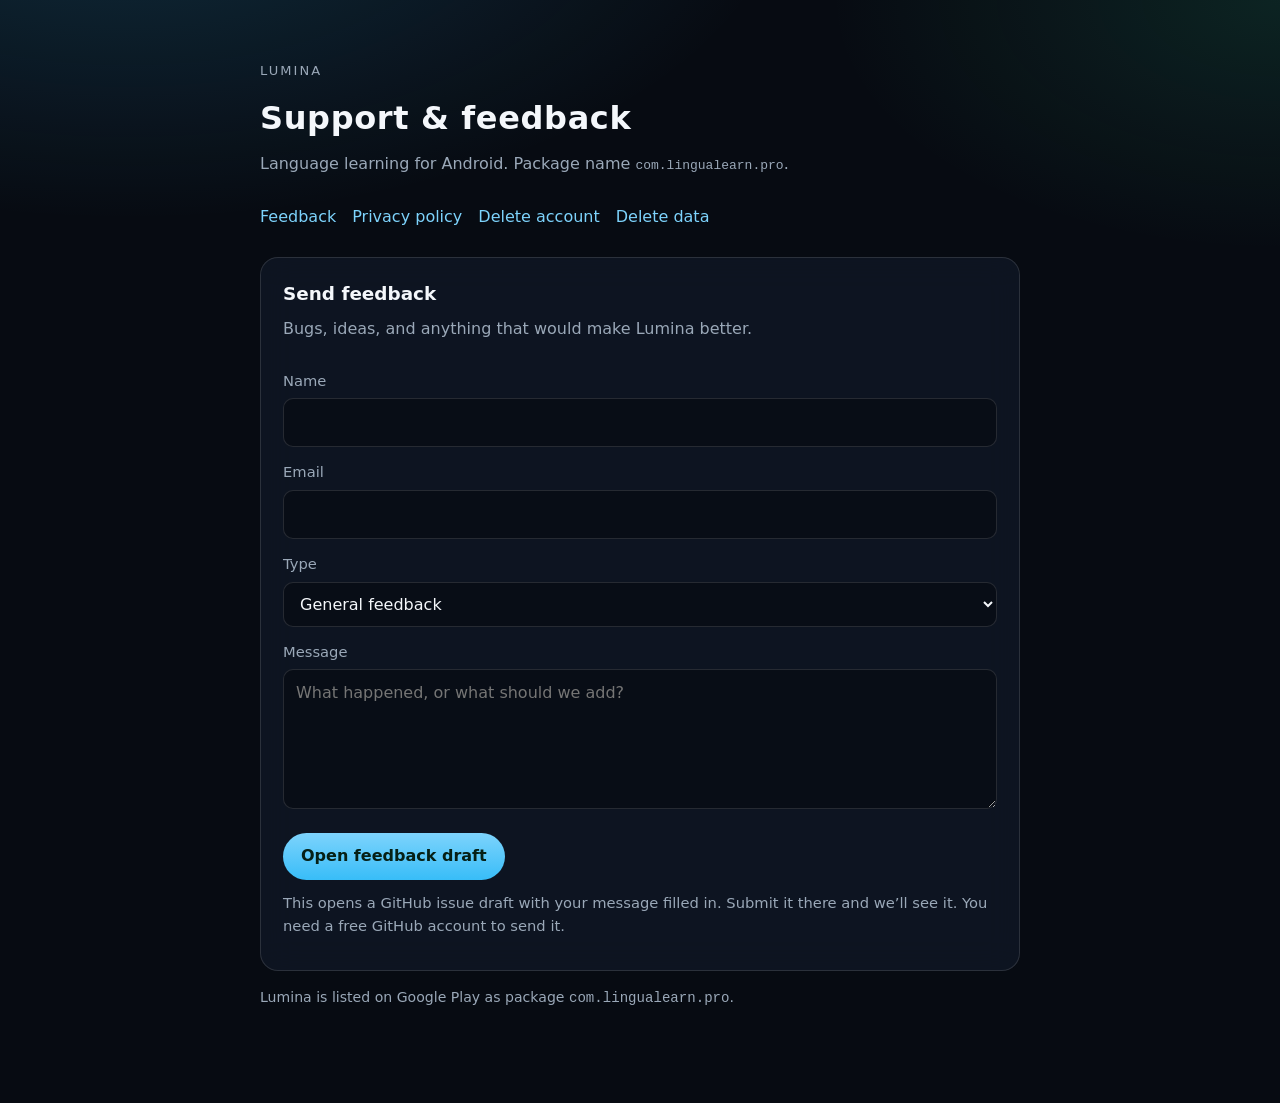
<file: docs/index.html>
<!DOCTYPE html>
<html lang="en">
<head>
  <meta charset="utf-8" />
  <meta name="viewport" content="width=device-width, initial-scale=1" />
  <title>Lumina · Support &amp; feedback</title>
  <link rel="stylesheet" href="styles.css" />
</head>
<body>
  <main class="wrap">
    <p class="eyebrow">Lumina</p>
    <div class="brand">
      <h1>Support &amp; feedback</h1>
    </div>
    <p class="lede">
      Language learning for Android. Package name <code>com.lingualearn.pro</code>.
    </p>
    <nav>
      <a href="index.html">Feedback</a>
      <a href="privacy.html">Privacy policy</a>
      <a href="delete.html">Delete account</a>
      <a href="delete-data.html">Delete data</a>
    </nav>

    <section class="card">
      <h2>Send feedback</h2>
      <p class="lede">Bugs, ideas, and anything that would make Lumina better.</p>
      <form id="feedback-form">
        <label for="name">Name</label>
        <input id="name" name="name" autocomplete="name" />

        <label for="email">Email</label>
        <input id="email" name="email" type="email" autocomplete="email" required />

        <label for="kind">Type</label>
        <select id="kind" name="kind">
          <option value="Feedback">General feedback</option>
          <option value="Bug">Bug</option>
          <option value="Idea">Feature idea</option>
        </select>

        <label for="message">Message</label>
        <textarea id="message" name="message" required placeholder="What happened, or what should we add?"></textarea>

        <button type="submit">Open feedback draft</button>
      </form>
      <p class="note">
        This opens a GitHub issue draft with your message filled in. Submit it there and we’ll see it.
        You need a free GitHub account to send it.
      </p>
    </section>

    <p class="meta">Lumina is listed on Google Play as package <code>com.lingualearn.pro</code>.</p>
  </main>
  <script>
    const repo = "https://github.com/ilda-cornolius/language-learning/issues/new";
    document.getElementById("feedback-form").addEventListener("submit", (event) => {
      event.preventDefault();
      const name = document.getElementById("name").value.trim() || "Anonymous";
      const email = document.getElementById("email").value.trim();
      const kind = document.getElementById("kind").value;
      const message = document.getElementById("message").value.trim();
      const title = `${kind}: ${message.slice(0, 72) || "Lumina feedback"}`;
      const body = [
        `**From:** ${name}`,
        `**Email:** ${email}`,
        `**Type:** ${kind}`,
        "",
        message,
      ].join("\n");
      const url = `${repo}?title=${encodeURIComponent(title)}&body=${encodeURIComponent(body)}`;
      window.location.href = url;
    });
  </script>
</body>
</html>
</file>
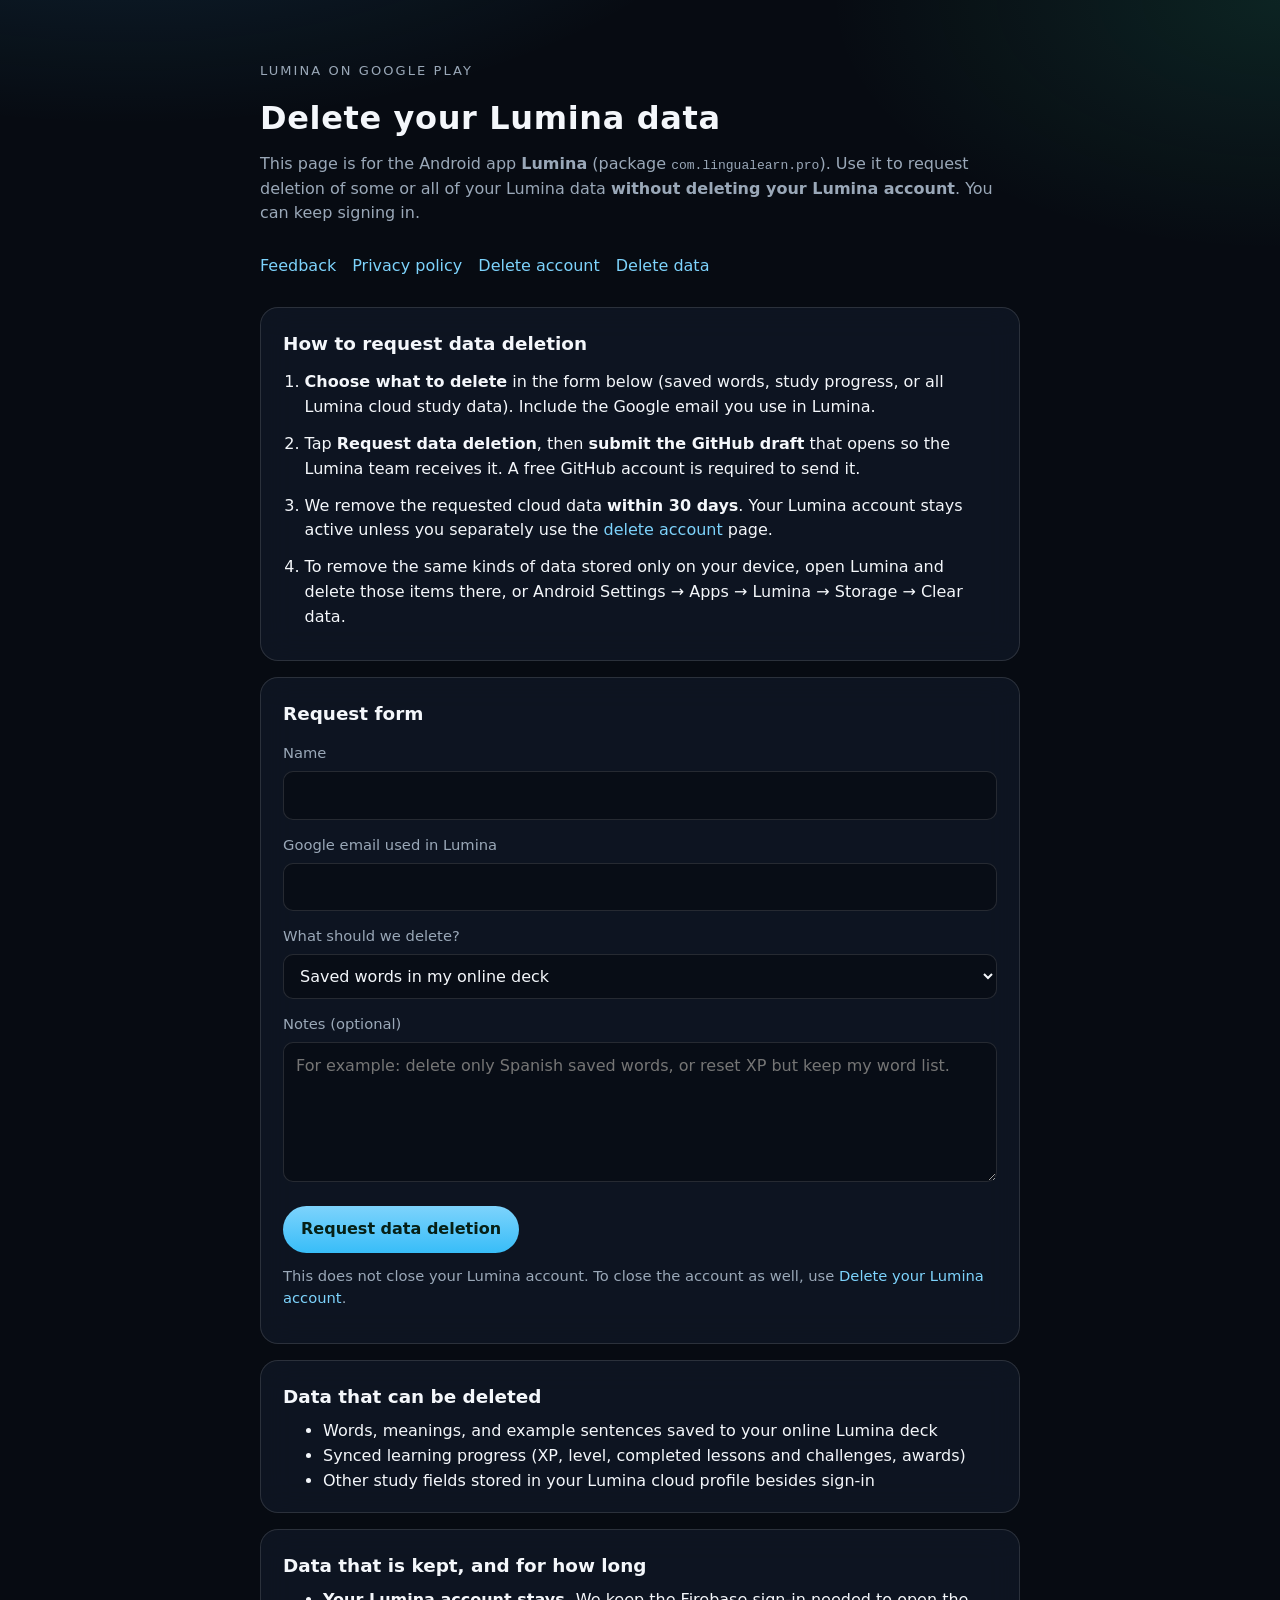
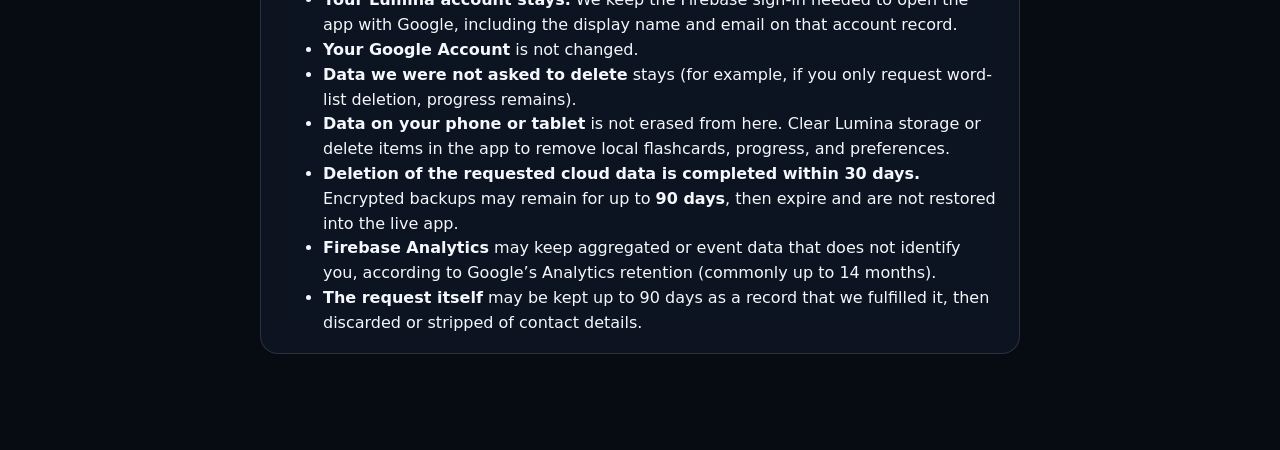
<file: docs/delete-data.html>
<!DOCTYPE html>
<html lang="en">
<head>
  <meta charset="utf-8" />
  <meta name="viewport" content="width=device-width, initial-scale=1" />
  <title>Lumina · Delete your data</title>
  <link rel="stylesheet" href="styles.css" />
</head>
<body>
  <main class="wrap">
    <p class="eyebrow">Lumina on Google Play</p>
    <div class="brand">
      <h1>Delete your Lumina data</h1>
    </div>
    <p class="lede">
      This page is for the Android app <strong>Lumina</strong> (package
      <code>com.lingualearn.pro</code>). Use it to request deletion of some or all of your
      Lumina data <strong>without deleting your Lumina account</strong>. You can keep signing in.
    </p>
    <nav>
      <a href="index.html">Feedback</a>
      <a href="privacy.html">Privacy policy</a>
      <a href="delete.html">Delete account</a>
      <a href="delete-data.html">Delete data</a>
    </nav>

    <section class="card">
      <h2>How to request data deletion</h2>
      <ol class="steps">
        <li>
          <strong>Choose what to delete</strong> in the form below (saved words, study progress,
          or all Lumina cloud study data). Include the Google email you use in Lumina.
        </li>
        <li>
          Tap <strong>Request data deletion</strong>, then <strong>submit the GitHub draft</strong>
          that opens so the Lumina team receives it. A free GitHub account is required to send it.
        </li>
        <li>
          We remove the requested cloud data <strong>within 30 days</strong>. Your Lumina account
          stays active unless you separately use the
          <a href="delete.html">delete account</a> page.
        </li>
        <li>
          To remove the same kinds of data stored only on your device, open Lumina and delete
          those items there, or Android Settings → Apps → Lumina → Storage → Clear data.
        </li>
      </ol>
    </section>

    <section class="card">
      <h2>Request form</h2>
      <form id="delete-data-form">
        <label for="name">Name</label>
        <input id="name" name="name" autocomplete="name" />

        <label for="email">Google email used in Lumina</label>
        <input id="email" name="email" type="email" autocomplete="email" required />

        <label for="scope">What should we delete?</label>
        <select id="scope" name="scope" required>
          <option value="Saved words in my online Lumina deck">Saved words in my online deck</option>
          <option value="Synced study progress (XP, level, lessons, challenges, awards)">Synced study progress</option>
          <option value="All Lumina cloud study data, but keep my account">All cloud study data (keep my account)</option>
          <option value="Only the items described in the notes">Only what I describe in the notes</option>
        </select>

        <label for="message">Notes (optional)</label>
        <textarea id="message" name="message" placeholder="For example: delete only Spanish saved words, or reset XP but keep my word list."></textarea>

        <button type="submit">Request data deletion</button>
      </form>
      <p class="note">
        This does not close your Lumina account. To close the account as well, use
        <a href="delete.html">Delete your Lumina account</a>.
      </p>
    </section>

    <section class="card">
      <h2>Data that can be deleted</h2>
      <ul class="delete-list">
        <li>Words, meanings, and example sentences saved to your online Lumina deck</li>
        <li>Synced learning progress (XP, level, completed lessons and challenges, awards)</li>
        <li>Other study fields stored in your Lumina cloud profile besides sign-in</li>
      </ul>
    </section>

    <section class="card">
      <h2>Data that is kept, and for how long</h2>
      <ul class="keep-list">
        <li>
          <strong>Your Lumina account stays.</strong> We keep the Firebase sign-in needed to open
          the app with Google, including the display name and email on that account record.
        </li>
        <li>
          <strong>Your Google Account</strong> is not changed.
        </li>
        <li>
          <strong>Data we were not asked to delete</strong> stays (for example, if you only request
          word-list deletion, progress remains).
        </li>
        <li>
          <strong>Data on your phone or tablet</strong> is not erased from here. Clear Lumina storage
          or delete items in the app to remove local flashcards, progress, and preferences.
        </li>
        <li>
          <strong>Deletion of the requested cloud data is completed within 30 days.</strong>
          Encrypted backups may remain for up to <strong>90 days</strong>, then expire and are
          not restored into the live app.
        </li>
        <li>
          <strong>Firebase Analytics</strong> may keep aggregated or event data that does not
          identify you, according to Google’s Analytics retention (commonly up to 14 months).
        </li>
        <li>
          <strong>The request itself</strong> may be kept up to 90 days as a record that we
          fulfilled it, then discarded or stripped of contact details.
        </li>
      </ul>
    </section>
  </main>
  <script>
    const repo = "https://github.com/ilda-cornolius/language-learning/issues/new";
    document.getElementById("delete-data-form").addEventListener("submit", (event) => {
      event.preventDefault();
      const name = document.getElementById("name").value.trim() || "Anonymous";
      const email = document.getElementById("email").value.trim();
      const scope = document.getElementById("scope").value;
      const extra = document.getElementById("message").value.trim();
      const title = "Delete my Lumina data (keep my account)";
      const body = [
        "**Request:** Delete Lumina data but keep my Lumina account.",
        `**App:** Lumina (com.lingualearn.pro)`,
        `**Name:** ${name}`,
        `**Google email used in Lumina:** ${email}`,
        `**Scope:** ${scope}`,
        extra ? `**Notes:**\n${extra}` : "",
      ].filter(Boolean).join("\n");
      window.location.href = `${repo}?title=${encodeURIComponent(title)}&body=${encodeURIComponent(body)}`;
    });
  </script>
</body>
</html>
</file>
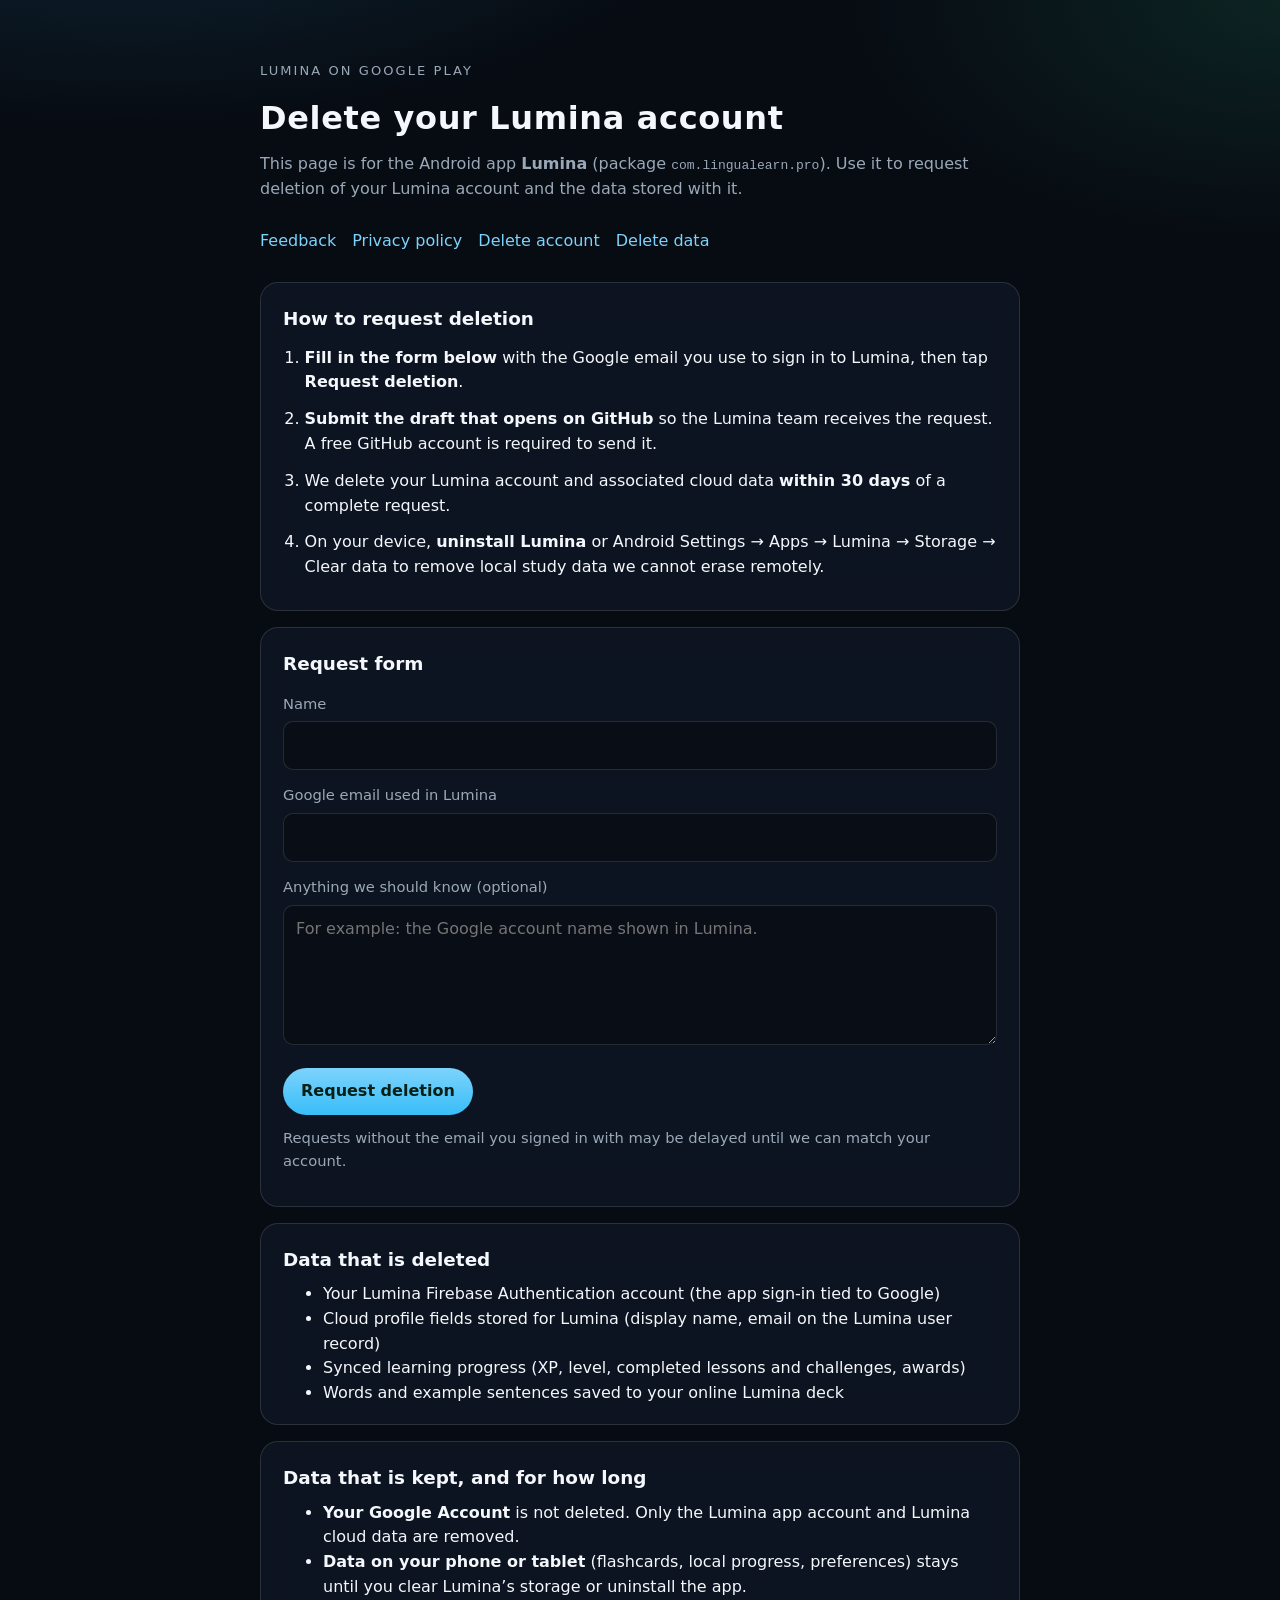
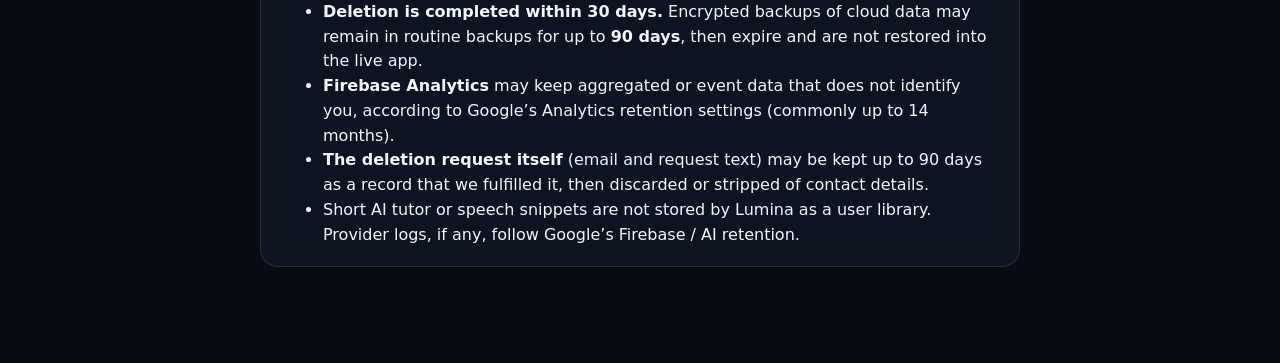
<file: docs/delete.html>
<!DOCTYPE html>
<html lang="en">
<head>
  <meta charset="utf-8" />
  <meta name="viewport" content="width=device-width, initial-scale=1" />
  <title>Lumina · Delete your account</title>
  <link rel="stylesheet" href="styles.css" />
</head>
<body>
  <main class="wrap">
    <p class="eyebrow">Lumina on Google Play</p>
    <div class="brand">
      <h1>Delete your Lumina account</h1>
    </div>
    <p class="lede">
      This page is for the Android app <strong>Lumina</strong> (package
      <code>com.lingualearn.pro</code>). Use it to request deletion of your Lumina account
      and the data stored with it.
    </p>
    <nav>
      <a href="index.html">Feedback</a>
      <a href="privacy.html">Privacy policy</a>
      <a href="delete.html">Delete account</a>
      <a href="delete-data.html">Delete data</a>
    </nav>

    <section class="card">
      <h2>How to request deletion</h2>
      <ol class="steps">
        <li>
          <strong>Fill in the form below</strong> with the Google email you use to sign in
          to Lumina, then tap <strong>Request deletion</strong>.
        </li>
        <li>
          <strong>Submit the draft that opens on GitHub</strong> so the Lumina team receives
          the request. A free GitHub account is required to send it.
        </li>
        <li>
          We delete your Lumina account and associated cloud data
          <strong>within 30 days</strong> of a complete request.
        </li>
        <li>
          On your device, <strong>uninstall Lumina</strong> or Android Settings → Apps → Lumina →
          Storage → Clear data to remove local study data we cannot erase remotely.
        </li>
      </ol>
    </section>

    <section class="card">
      <h2>Request form</h2>
      <form id="delete-form">
        <label for="name">Name</label>
        <input id="name" name="name" autocomplete="name" />

        <label for="email">Google email used in Lumina</label>
        <input id="email" name="email" type="email" autocomplete="email" required />

        <label for="message">Anything we should know (optional)</label>
        <textarea id="message" name="message" placeholder="For example: the Google account name shown in Lumina."></textarea>

        <button type="submit">Request deletion</button>
      </form>
      <p class="note">
        Requests without the email you signed in with may be delayed until we can match your account.
      </p>
    </section>

    <section class="card">
      <h2>Data that is deleted</h2>
      <ul class="delete-list">
        <li>Your Lumina Firebase Authentication account (the app sign-in tied to Google)</li>
        <li>Cloud profile fields stored for Lumina (display name, email on the Lumina user record)</li>
        <li>Synced learning progress (XP, level, completed lessons and challenges, awards)</li>
        <li>Words and example sentences saved to your online Lumina deck</li>
      </ul>
    </section>

    <section class="card">
      <h2>Data that is kept, and for how long</h2>
      <ul class="keep-list">
        <li>
          <strong>Your Google Account</strong> is not deleted. Only the Lumina app account and
          Lumina cloud data are removed.
        </li>
        <li>
          <strong>Data on your phone or tablet</strong> (flashcards, local progress, preferences)
          stays until you clear Lumina’s storage or uninstall the app.
        </li>
        <li>
          <strong>Deletion is completed within 30 days.</strong> Encrypted backups of cloud data
          may remain in routine backups for up to <strong>90 days</strong>, then expire and are
          not restored into the live app.
        </li>
        <li>
          <strong>Firebase Analytics</strong> may keep aggregated or event data that does not
          identify you, according to Google’s Analytics retention settings (commonly up to
          14 months).
        </li>
        <li>
          <strong>The deletion request itself</strong> (email and request text) may be kept up to
          90 days as a record that we fulfilled it, then discarded or stripped of contact details.
        </li>
        <li>
          Short AI tutor or speech snippets are not stored by Lumina as a user library.
          Provider logs, if any, follow Google’s Firebase / AI retention.
        </li>
      </ul>
    </section>
  </main>
  <script>
    const repo = "https://github.com/ilda-cornolius/language-learning/issues/new";
    document.getElementById("delete-form").addEventListener("submit", (event) => {
      event.preventDefault();
      const name = document.getElementById("name").value.trim() || "Anonymous";
      const email = document.getElementById("email").value.trim();
      const extra = document.getElementById("message").value.trim();
      const title = "Delete my Lumina account";
      const body = [
        "**Request:** Delete my Lumina account and associated cloud data.",
        `**App:** Lumina (com.lingualearn.pro)`,
        `**Name:** ${name}`,
        `**Google email used in Lumina:** ${email}`,
        extra ? `**Notes:**\n${extra}` : "",
      ].filter(Boolean).join("\n");
      window.location.href = `${repo}?title=${encodeURIComponent(title)}&body=${encodeURIComponent(body)}`;
    });
  </script>
</body>
</html>
</file>
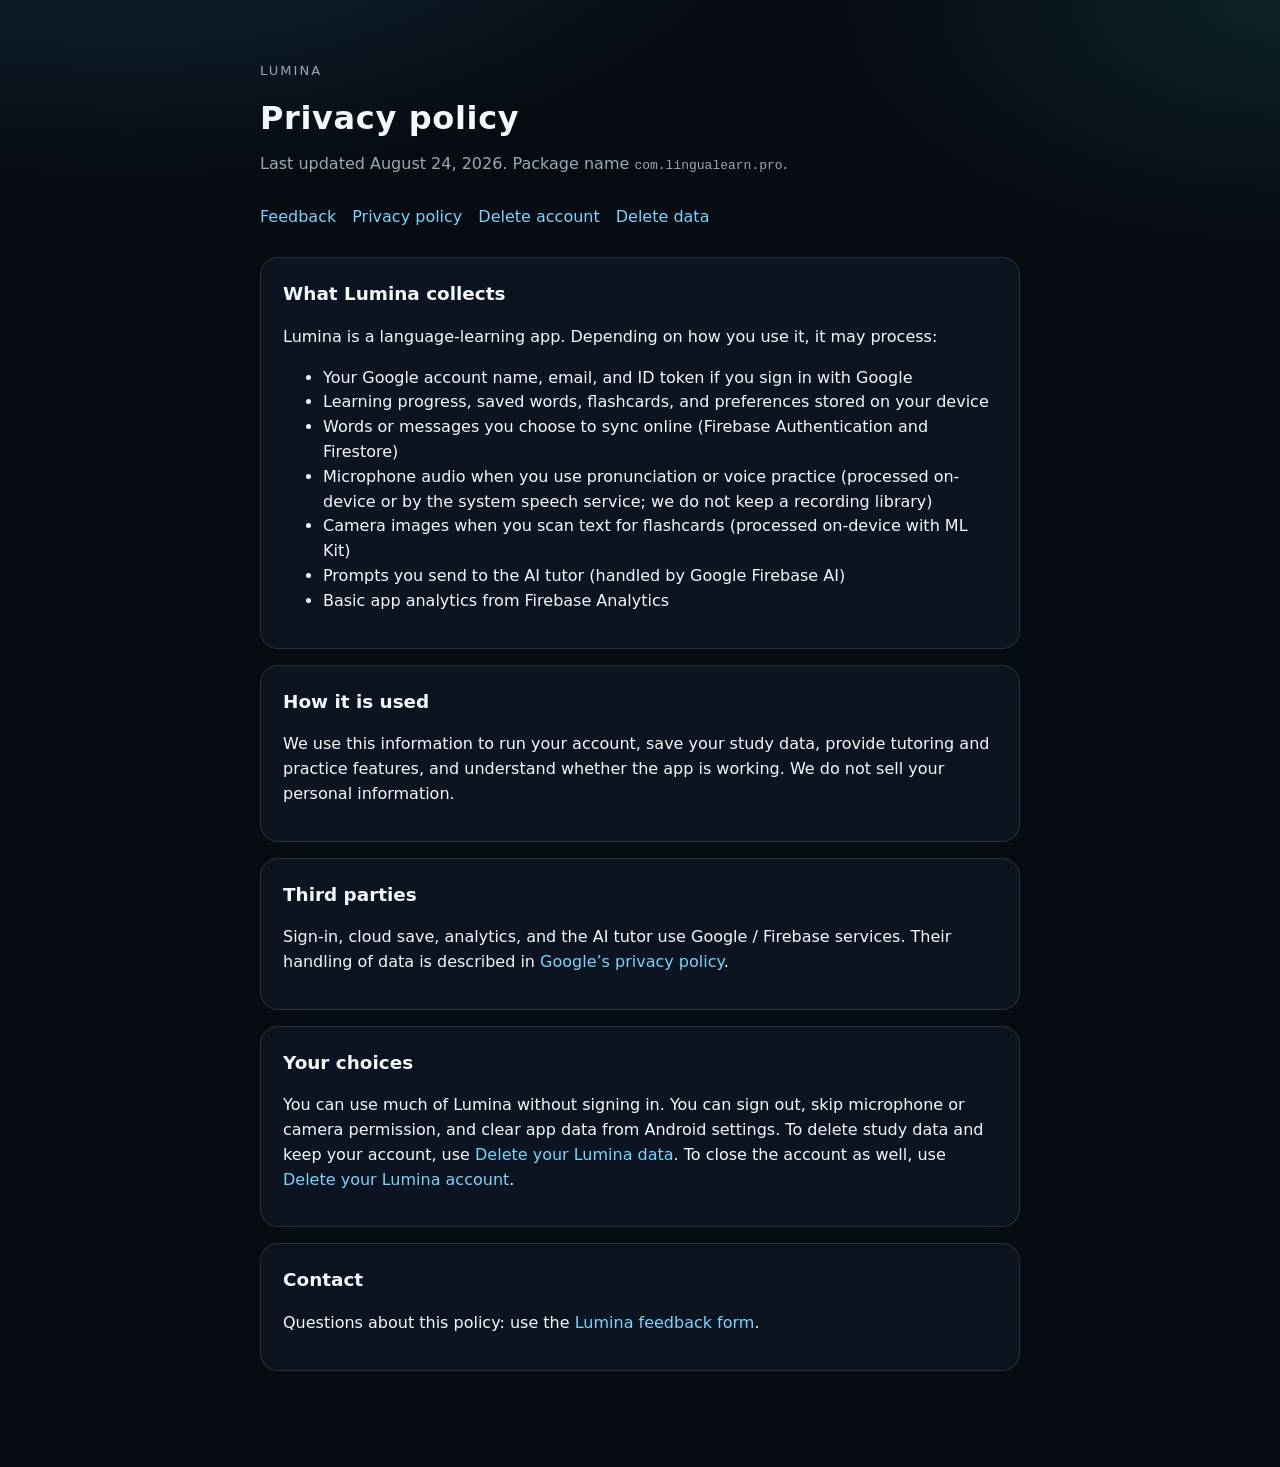
<file: docs/privacy.html>
<!DOCTYPE html>
<html lang="en">
<head>
  <meta charset="utf-8" />
  <meta name="viewport" content="width=device-width, initial-scale=1" />
  <title>Lumina · Privacy policy</title>
  <link rel="stylesheet" href="styles.css" />
</head>
<body>
  <main class="wrap">
    <p class="eyebrow">Lumina</p>
    <div class="brand">
      <h1>Privacy policy</h1>
    </div>
    <p class="lede">Last updated August 24, 2026. Package name <code>com.lingualearn.pro</code>.</p>
    <nav>
      <a href="index.html">Feedback</a>
      <a href="privacy.html">Privacy policy</a>
      <a href="delete.html">Delete account</a>
      <a href="delete-data.html">Delete data</a>
    </nav>

    <section class="card">
      <h2>What Lumina collects</h2>
      <p>Lumina is a language-learning app. Depending on how you use it, it may process:</p>
      <ul>
        <li>Your Google account name, email, and ID token if you sign in with Google</li>
        <li>Learning progress, saved words, flashcards, and preferences stored on your device</li>
        <li>Words or messages you choose to sync online (Firebase Authentication and Firestore)</li>
        <li>Microphone audio when you use pronunciation or voice practice (processed on-device or by the system speech service; we do not keep a recording library)</li>
        <li>Camera images when you scan text for flashcards (processed on-device with ML Kit)</li>
        <li>Prompts you send to the AI tutor (handled by Google Firebase AI)</li>
        <li>Basic app analytics from Firebase Analytics</li>
      </ul>
    </section>

    <section class="card">
      <h2>How it is used</h2>
      <p>
        We use this information to run your account, save your study data, provide tutoring and practice features,
        and understand whether the app is working. We do not sell your personal information.
      </p>
    </section>

    <section class="card">
      <h2>Third parties</h2>
      <p>
        Sign-in, cloud save, analytics, and the AI tutor use Google / Firebase services.
        Their handling of data is described in
        <a href="https://policies.google.com/privacy">Google’s privacy policy</a>.
      </p>
    </section>

    <section class="card">
      <h2>Your choices</h2>
      <p>
        You can use much of Lumina without signing in. You can sign out, skip microphone or camera permission,
        and clear app data from Android settings. To delete study data and keep your account, use
        <a href="delete-data.html">Delete your Lumina data</a>. To close the account as well, use
        <a href="delete.html">Delete your Lumina account</a>.
      </p>
    </section>

    <section class="card">
      <h2>Contact</h2>
      <p>
        Questions about this policy: use the <a href="index.html">Lumina feedback form</a>.
      </p>
    </section>
  </main>
</body>
</html>
</file>
<file: docs/styles.css>
:root {
  --bg: #070b12;
  --panel: rgba(16, 24, 38, 0.78);
  --line: rgba(255, 255, 255, 0.12);
  --text: #f4f7fb;
  --muted: #9aa8b8;
  --accent: #7dd3fc;
  --accent-2: #34d399;
}

* { box-sizing: border-box; }

html, body {
  margin: 0;
  min-height: 100%;
  font-family: "Segoe UI", system-ui, -apple-system, sans-serif;
  color: var(--text);
  background:
    radial-gradient(1200px 600px at 10% -10%, rgba(56, 189, 248, 0.18), transparent 55%),
    radial-gradient(900px 500px at 100% 0%, rgba(52, 211, 153, 0.12), transparent 50%),
    var(--bg);
}

body {
  line-height: 1.55;
}

a { color: var(--accent); text-decoration: none; }
a:hover { text-decoration: underline; }

.wrap {
  width: min(760px, calc(100% - 32px));
  margin: 0 auto;
  padding: 48px 0 80px;
}

.brand {
  display: flex;
  align-items: baseline;
  gap: 10px;
  margin-bottom: 8px;
}

.brand h1 {
  margin: 0;
  font-weight: 650;
  letter-spacing: 0.02em;
}

.eyebrow {
  color: var(--muted);
  font-size: 13px;
  letter-spacing: 0.16em;
  text-transform: uppercase;
}

.lede {
  color: var(--muted);
  margin: 0 0 28px;
}

.card {
  background: var(--panel);
  border: 1px solid var(--line);
  border-radius: 18px;
  padding: 22px 22px 18px;
  backdrop-filter: blur(16px);
  margin-bottom: 16px;
}

.card h2 {
  margin: 0 0 8px;
  font-size: 1.15rem;
}

label {
  display: block;
  margin: 14px 0 6px;
  color: var(--muted);
  font-size: 0.92rem;
}

input, select, textarea {
  width: 100%;
  border: 1px solid var(--line);
  background: rgba(7, 11, 18, 0.65);
  color: var(--text);
  border-radius: 10px;
  padding: 11px 12px;
  font: inherit;
}

textarea { min-height: 140px; resize: vertical; }

button {
  margin-top: 16px;
  border: 0;
  border-radius: 999px;
  padding: 11px 18px;
  font: inherit;
  font-weight: 650;
  color: #062016;
  background: linear-gradient(180deg, var(--accent), #38bdf8);
  cursor: pointer;
}

button:hover { filter: brightness(1.05); }

.note {
  color: var(--muted);
  font-size: 0.92rem;
  margin-top: 12px;
}

nav {
  display: flex;
  gap: 16px;
  margin: 18px 0 28px;
}

.meta {
  color: var(--muted);
  font-size: 0.88rem;
}

.steps {
  margin: 8px 0 4px;
  padding-left: 1.35em;
}

.steps li {
  margin: 12px 0;
  color: var(--text);
}

.keep-list, .delete-list {
  margin: 8px 0 0;
}
</file>
